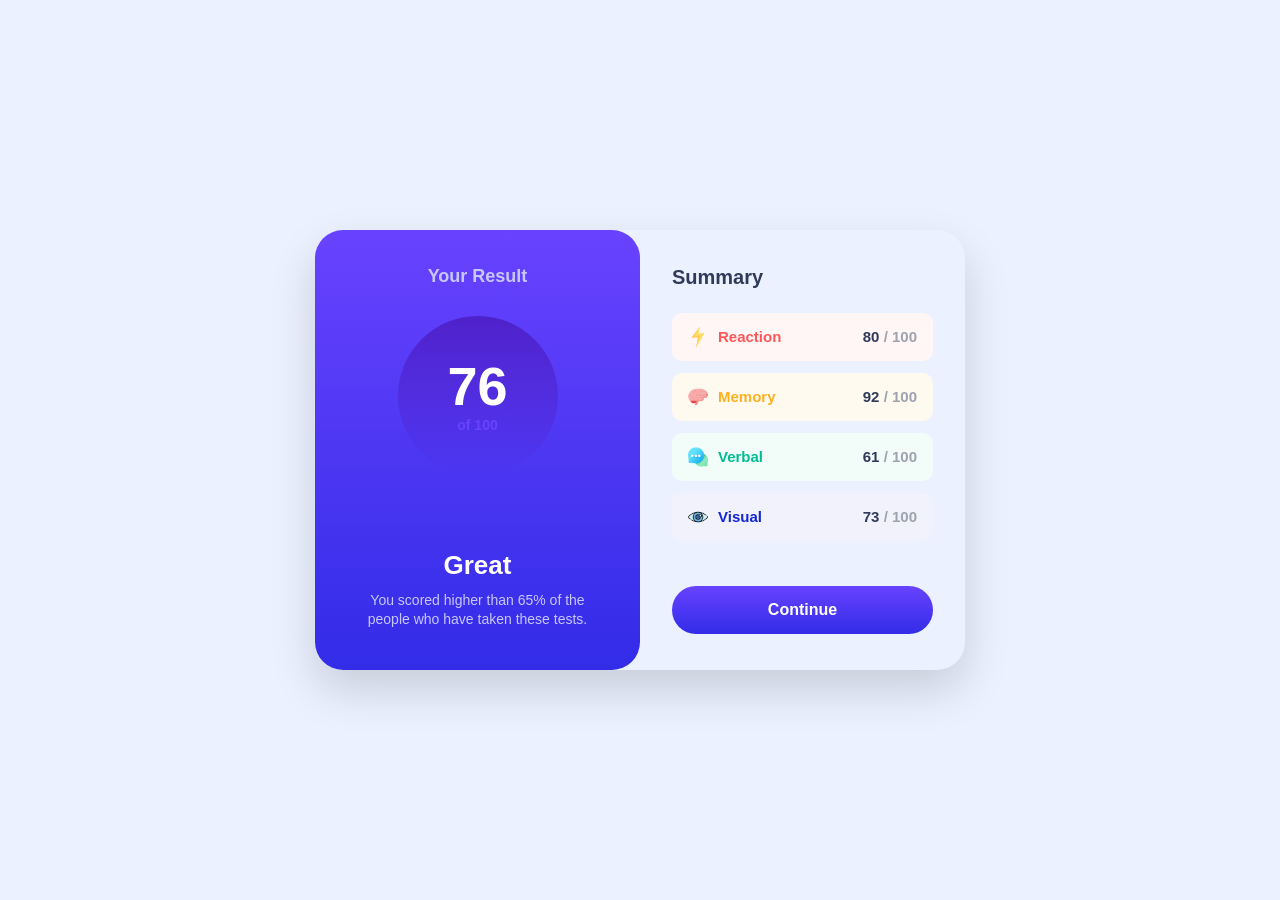
<file: task-1-results-card/index.html>
<html lang="en">
<head >
    <title>Task 1 Results Card</title>
    <link href="index.css" rel="stylesheet">
</head>
<body>
   
        <div class="card">
            <!-- Left Side: Result -->
            <div class="panel-left">
              <h3 class="result-title">Your Result</h3>
          
              <div class="score-circle">
                <div class="score-circle-content">
                  <span class="score-num">76</span>
                  <span class="score-total">of 100</span>
                </div>
              </div>
          
              <div class="result-feedback">
                <h2 class="feedback-heading">Great</h2>
                <p class="feedback-text">
                  You scored higher than 65% of the people who have taken these tests.
                </p>
              </div>
            </div>
          
            <!-- Right Side: Summary -->
            <div class="panel-right">
              <h3 class="summary-title">Summary</h3>
          
              <div class="summary-list">
                <div class="stat-row row-reaction">
                <img src="./assets/lightning.png" alt=" lightning">
                  <span class="stat-label"> Reaction</span>
                  <span class="stat-value"><strong>80</strong> / 100</span>
                </div>
          
                <div class="stat-row row-memory">
                <img src="./assets/brain.png" alt="Brain">
                  <span class="stat-label"> Memory</span>
                  <span class="stat-value"><strong>92</strong> / 100</span>
                </div>
          
                <div class="stat-row row-verbal">
                <img src="./assets/chat.png" alt="eye">
                  <span class="stat-label"> Verbal</span>
                  <span class="stat-value"><strong>61</strong> / 100</span>
                </div>
          
                <div class="stat-row row-visual">
                <img src="./assets/eye.png" alt="visual">
                  <span class="stat-label"> Visual</span>
                  <span class="stat-value"><strong>73</strong> / 100</span>
                </div>
              </div>
          
              <button class="btn-continue">Continue</button>
            </div>
          </div>
</body>
</html>
</file>
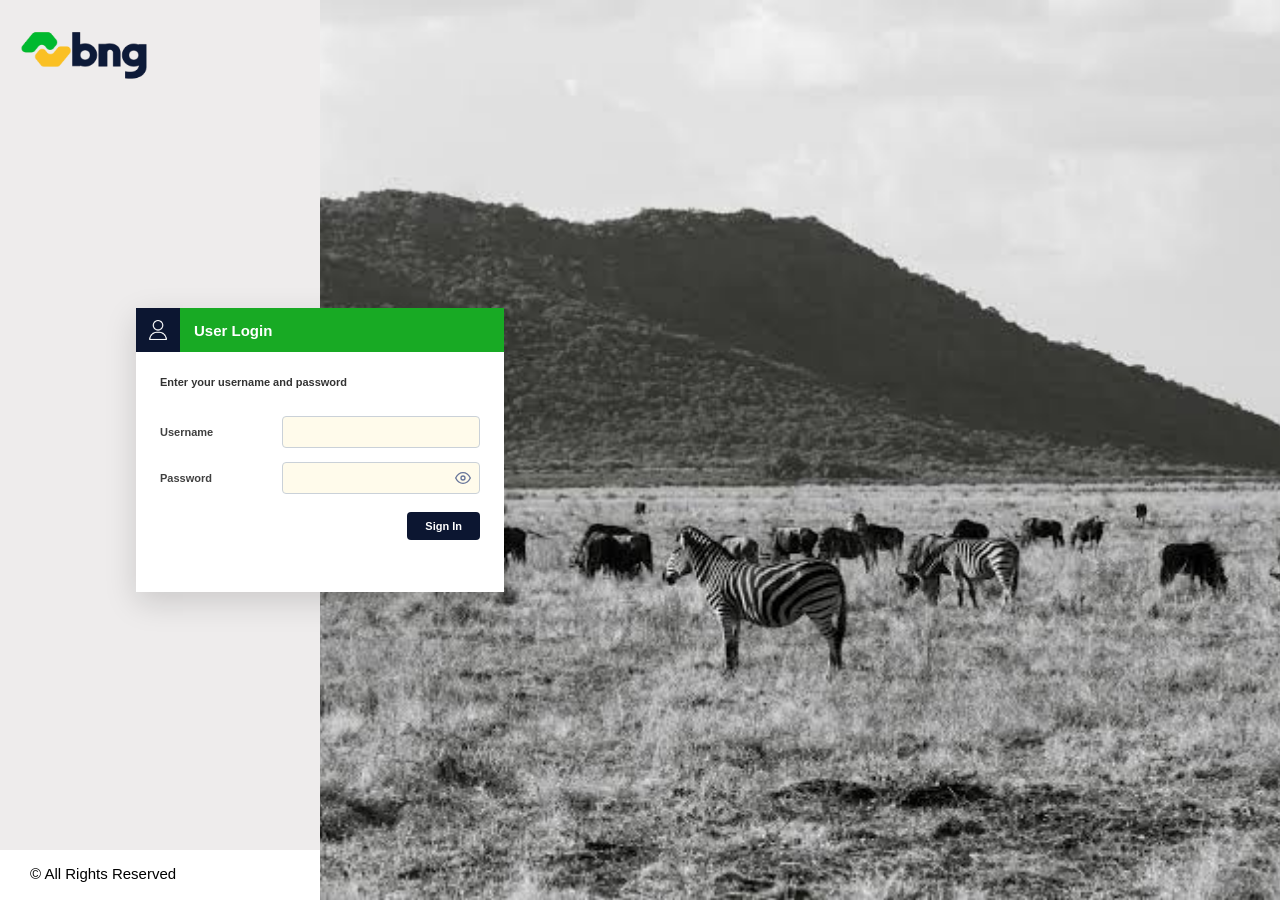
<file: task-2-login-page/index.html>
<html lang="en">
<head >
    <title>Task 2 Log In Page</title>
    <link href="index.css" rel="stylesheet">
</head>
<body>
    <div class="container">
        <img src="./assets/zebra.jpeg" alt="Zebra in the mountains" class="background-image">
        <nav>
            <img class="logo" src="./assets/bng_logo-Photoroom.png" alt="Logo">
        </nav>

        <footer>
            <p>&copy; All Rights Reserved</p>
        </footer>
    </div>
    <div class="login-section">
        <div class="login-heading">
          <div class="login-icon">
            <img src="./assets/user.png" alt="userprofile" class="user">
          </div>
          <div class="login-text">
            <h1>User Login</h1>
          </div>
        </div>
      
        <p class="login-instruction">Enter your username and password</p>
      
        <form class="login-form" action="" method="post">
          <div class="form-group">
            <label for="username">Username</label>
            <input type="text" id="username" name="username" required>
          </div>
      
          <div class="form-group">
            <label for="password">Password</label>
            <input type="password" id="password" name="password" required>
            <button type="button" class="toggle-password" id="togglePassword" aria-label="Show password" title="Toggle password visibility">
              <svg class="eye-icon eye-open" xmlns="http://www.w3.org/2000/svg" width="16" height="16" viewBox="0 0 24 24" fill="none" stroke="currentColor" stroke-width="2" stroke-linecap="round" stroke-linejoin="round">
                <path d="M1 12s4-8 11-8 11 8 11 8-4 8-11 8-11-8-11-8z"></path>
                <circle cx="12" cy="12" r="3"></circle>
              </svg>
              <svg class="eye-icon eye-closed" xmlns="http://www.w3.org/2000/svg" width="16" height="16" viewBox="0 0 24 24" fill="none" stroke="currentColor" stroke-width="2" stroke-linecap="round" stroke-linejoin="round" style="display: none;">
                <path d="M17.94 17.94A10.07 10.07 0 0 1 12 20c-7 0-11-8-11-8a18.45 18.45 0 0 1 5.06-5.94M9.9 4.24A9.12 9.12 0 0 1 12 4c7 0 11 8 11 8a18.5 18.5 0 0 1-2.16 3.19m-6.72-1.07a3 3 0 1 1-4.24-4.24"></path>
                <line x1="1" y1="1" x2="23" y2="23"></line>
              </svg>
            </button>
          </div>
      
          <div class="button-wrapper">
            <button type="submit" class="btn-submit">Sign In</button>
          </div>
        </form>
      </div>

      <script src="./index.js"></script>
</body>
</html>
</file>
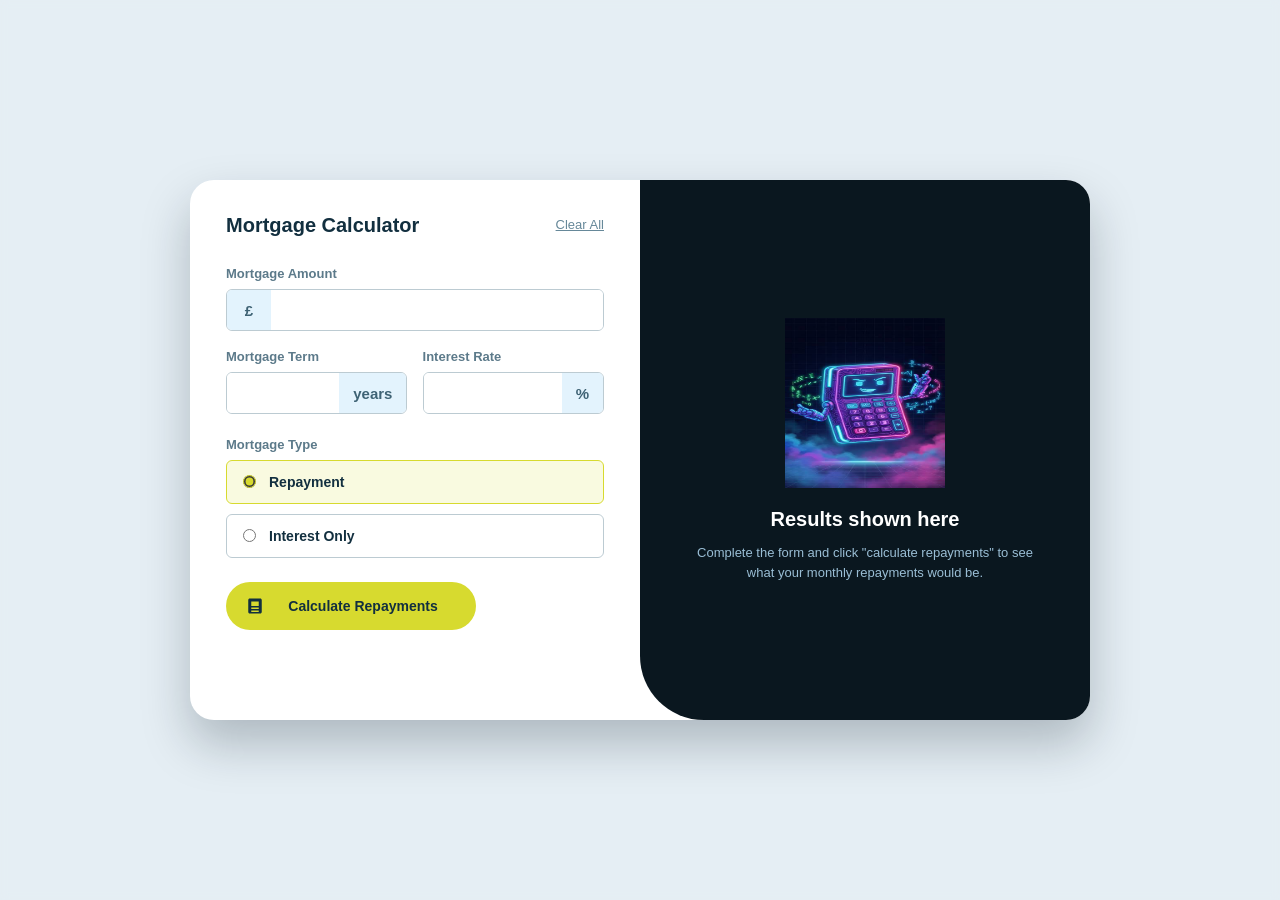
<file: task-3-mortgage-calculator/index.html>
<!DOCTYPE html>
<html lang="en">
<head>
  <meta charset="UTF-8">
  <title>Task 3 Mortgage Calculator</title>
  <link href="index.css" rel="stylesheet">
</head>
<body>
  <div class="container">
    
    <!-- Left Section -->
    <div class="left">
      <div class="heading">
        <h3 class="heading-title">Mortgage Calculator</h3>
        <a href="#" class="heading-clear">Clear All</a>
      </div>

      <form class="form" action="#">
        <!-- Mortgage Amount -->
        <div class="field-group amount-group">
          <label for="amount">Mortgage Amount</label>
          <div class="input-container prefix">
            <span class="unit-badge">£</span>
            <input type="number" id="amount" name="amount" required>
          </div>
        </div>

        <!-- Term & Rate (Side-by-side) -->
        <div class="two-col-row">
          <div class="col-left">
            <label for="term">Mortgage Term</label>
            <div class="input-container suffix">
              <input type="number" id="term" name="term" required>
              <span class="unit-badge">years</span>
            </div>
          </div>

          <div class="col-right">
            <label for="rate">Interest Rate</label>
            <div class="input-container suffix">
              <input type="number" id="rate" name="rate" step="0.01" required>
              <span class="unit-badge">%</span>
            </div>
          </div>
        </div>

        <!-- Mortgage Type -->
        <div class="type-section">
          <label class="type-label">Mortgage Type</label>

          <label class="radio-card" for="repayment">
            <input type="radio" id="repayment" name="mortgageType" value="repayment" checked>
            <span class="radio-custom"></span>
            <span class="radio-text">Repayment</span>
          </label>

          <label class="radio-card" for="interest-only">
            <input type="radio" id="interest-only" name="mortgageType" value="interest-only">
            <span class="radio-custom"></span>
            <span class="radio-text">Interest Only</span>
          </label>
        </div>

        <!-- Submit Button -->
        <button type="submit" class="btn-calculate">
          <svg class="btn-icon" viewBox="0 0 24 24" fill="currentColor">
            <path d="M19 2H5C3.9 2 3 2.9 3 4v16c0 1.1.9 2 2 2h14c1.1 0 2-.9 2-2V4c0-1.1-.9-2-2-2zm-2 18H7v-2h10v2zm0-4H7v-2h10v2zm0-4H7V6h10v6z"/>
          </svg>
          Calculate Repayments
        </button>
      </form>
    </div>

    <!-- Right Section -->
    <div class="right">
      <div class="results-inner">
        <img src="./assets/images.jpeg" alt="Calculator" class="calculator-image">
        <h3 class="results-title">Results shown here</h3>
        <p class="results-text">Complete the form and click "calculate repayments" to see what your monthly repayments would be.</p>
      </div>
    </div>

  </div>
  <script src="index.js"></script>
</body>
</html>
</file>
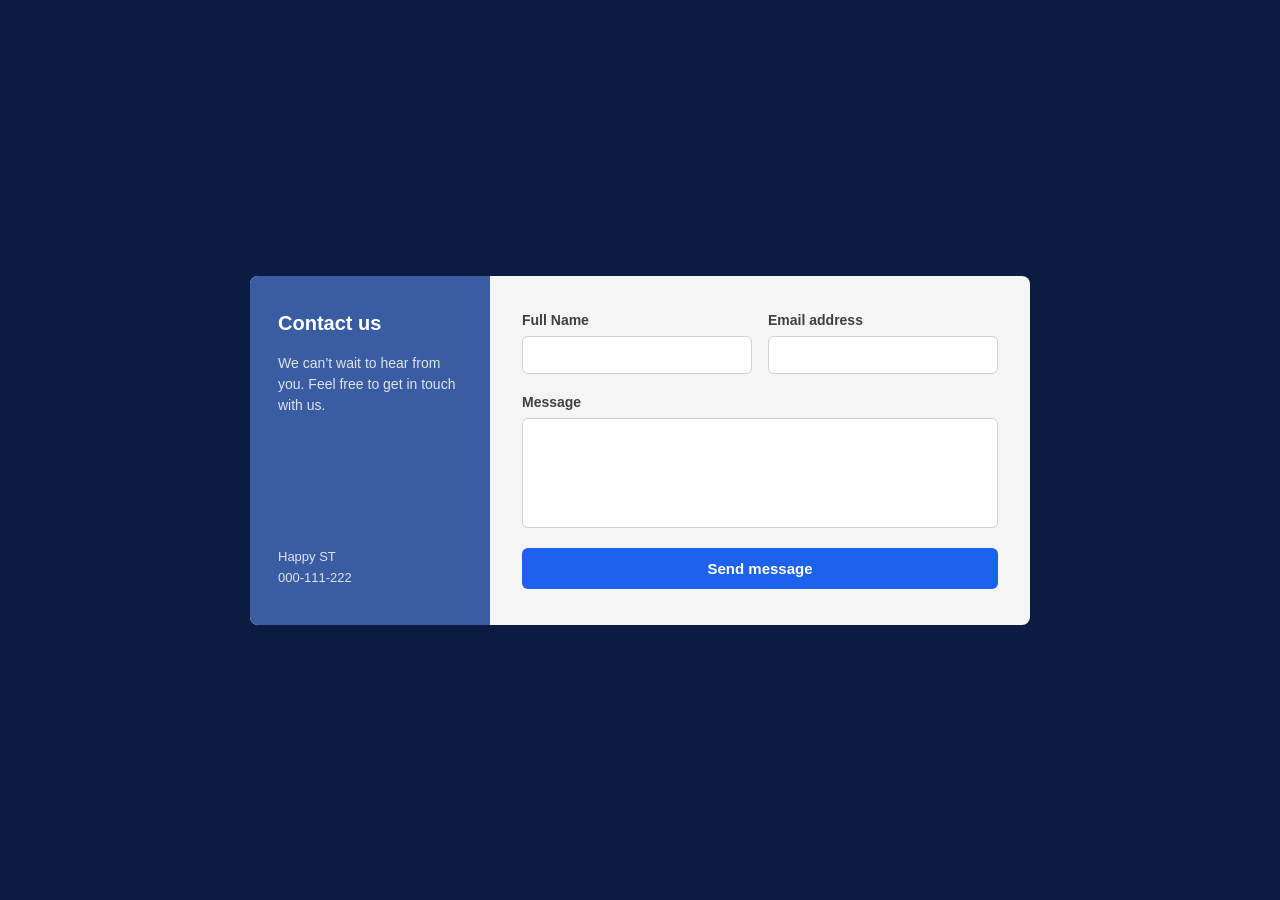
<file: task-5-contact-form/index.html>
<!DOCTYPE html>
<html lang="en">
<head>
  <meta charset="UTF-8">
  <title>Contact Us</title>
  <link rel="stylesheet" href="index.css">
  <!-- <link rel="stylesheet" href="index1.css"> -->
</head>
<body>

  <main class="contact-card">
    <!-- Left Sidebar -->
    <aside class="sidebar">
      <div class="sidebar-top">
        <h2 class="sidebar-title">Contact us</h2>
        <p class="sidebar-text">
          We can’t wait to hear from you. Feel free to get in touch with us.
        </p>
      </div>
      <div class="sidebar-bottom">
        <p>Happy ST</p>
        <p>000-111-222</p>
      </div>
    </aside>

    <!-- Right Form Section -->
    <section class="form-section">
      <form class="contact-form" action="#" method="post">
        
        <!-- Top Row: Two Inputs Side by Side -->
        <div class="form-row">
          <div class="form-group">
            <label for="name">Full Name</label>
            <input type="text" id="name" name="name" required>
          </div>
          <div class="form-group">
            <label for="email">Email address</label>
            <input type="email" id="email" name="email" required>
          </div>
        </div>

        <!-- Middle Row: Message Textarea -->
        <div class="form-group">
          <label for="message">Message</label>
          <textarea id="message" name="message" rows="4" required></textarea>
        </div>

        <!-- Bottom Row: Full-width Submit Button -->
        <button type="submit" class="btn-submit">Send message</button>
      </form>
    </section>
  </main>

</body>
</html>
</file>
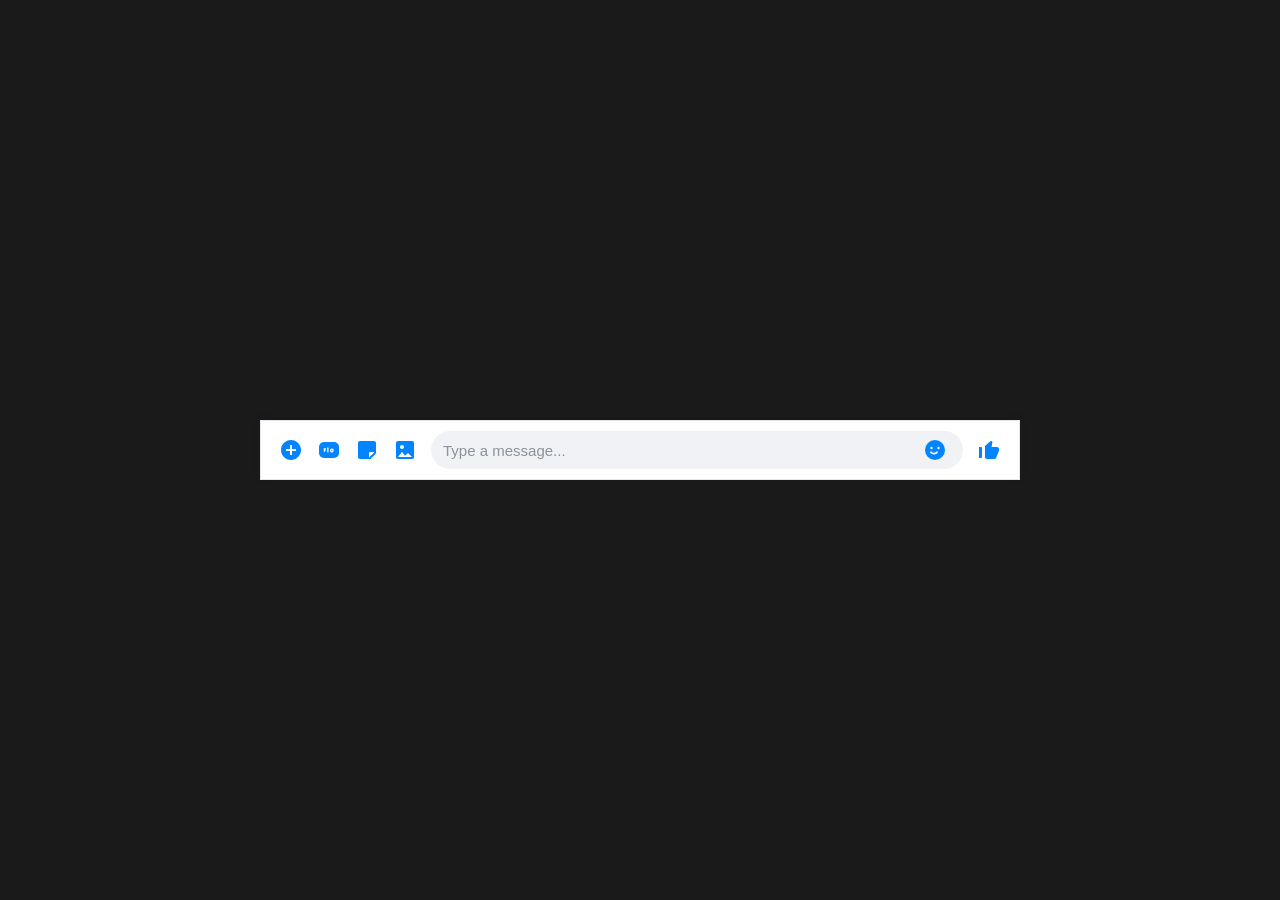
<file: task-6-chat-input/index.html>
<html lang="en">
<head >
    <title>Task Heading</title>
    <link href="index.css" rel="stylesheet">
    <link rel="stylesheet" href="indextwo.css">
</head>
<body>
    <div class="chat-bar">
        <!-- Left Icon Actions -->
       
        <div class="action-icons">
          <!-- Plus in circle -->
          <button class="icon-btn" aria-label="Add action">
            <svg viewBox="0 0 24 24">
              <path d="M12 2C6.48 2 2 6.48 2 12s4.48 10 10 10 10-4.48 10-10S17.52 2 12 2zm5 11h-4v4h-2v-4H7v-2h4V7h2v4h4v2z"/>
            </svg>
          </button>
    
          <!-- GIF badge -->
          <button class="icon-btn" aria-label="Choose a GIF">
            <svg viewBox="0 0 24 24">
              <rect x="2" y="4" width="20" height="16" rx="5" ry="5"/>
              <path fill="#ffffff" d="M9 10.2H6.8v3.6h1.3v-1.4h.9v-.8h-.9v-.7H9v-.7zm2.5 4.3h-1.3V9.5h1.3v5zm5-.7c-.3.5-.9.8-1.5.8-1.2 0-2-.9-2-2.1s.8-2.1 2-2.1c.8 0 1.3.4 1.6.9l-1 .6c-.1-.2-.3-.4-.6-.4-.5 0-.8.4-.8 1s.3 1 .8 1c.3 0 .4-.1.5-.2v-.5h-.7V11h1.7v2.8z"/>
            </svg>
          </button>
    
          <!-- Sticker / folded card -->
          <button class="icon-btn" aria-label="Choose a sticker">
            <svg viewBox="0 0 24 24">
              <path d="M5 3h14a2 2 0 0 1 2 2v10a1 1 0 0 1-.293.707l-5.707 5.707A1 1 0 0 1 14.293 21H5a2 2 0 0 1-2-2V5a2 2 0 0 1 2-2zm9 16.586L19.586 14H15a1 1 0 0 0-1 1v4.586z"/>
            </svg>
          </button>
    
          <!-- Image / photo -->
          <button class="icon-btn" aria-label="Attach a photo">
            <svg viewBox="0 0 24 24">
              <path d="M19 3H5a2 2 0 0 0-2 2v14a2 2 0 0 0 2 2h14a2 2 0 0 0 2-2V5a2 2 0 0 0-2-2zm-10 4a2 2 0 1 1-2 2 2 2 0 0 1 2-2zm10 12H5l4-5.33 3 4 3-2.67L19 19z"/>
            </svg>
          </button>
        </div>
    
        <!-- Rounded Input Field -->
        <div class="input-wrapper">
          <input type="text" placeholder="Type a message...">
          <!-- Emoji icon inside pill -->
          <button class="icon-btn emoji-btn" aria-label="Insert emoji">
            <svg viewBox="0 0 24 24">
              <circle cx="12" cy="12" r="10"/>
              <!-- Eyes -->
              <circle cx="8.5" cy="10" r="1.2" fill="#ffffff"/>
              <circle cx="15.5" cy="10" r="1.2" fill="#ffffff"/>
              <!-- Smile -->
              <path fill="none" stroke="#ffffff" stroke-width="1.8" stroke-linecap="round" d="M8 14.2c1.2 1.8 4.8 1.8 6 0"/>
            </svg>
          </button>
        </div>
    
        <!-- Thumbs-up / Like Button -->
        <button class="icon-btn" aria-label="Send like">
          <svg viewBox="0 0 24 24">
            <path d="M2 20h2c.55 0 1-.45 1-1v-9c0-.55-.45-1-1-1H2v11zm19.83-7.12c.11-.25.17-.52.17-.8V11c0-1.1-.9-2-2-2h-5.5l.92-4.65c.05-.22.02-.46-.08-.66-.23-.45-.7-.73-1.21-.73-.42 0-.82.17-1.11.46L8.5 7.5c-.32.32-.5.76-.5 1.22V19c0 1.1.9 2 2 2h7.35c.82 0 1.55-.5 1.86-1.26l2.62-6.86z"/>
          </svg>
        </button>
       
      </div>
    </main>
    
    </body>
</body>
</html>
</file>
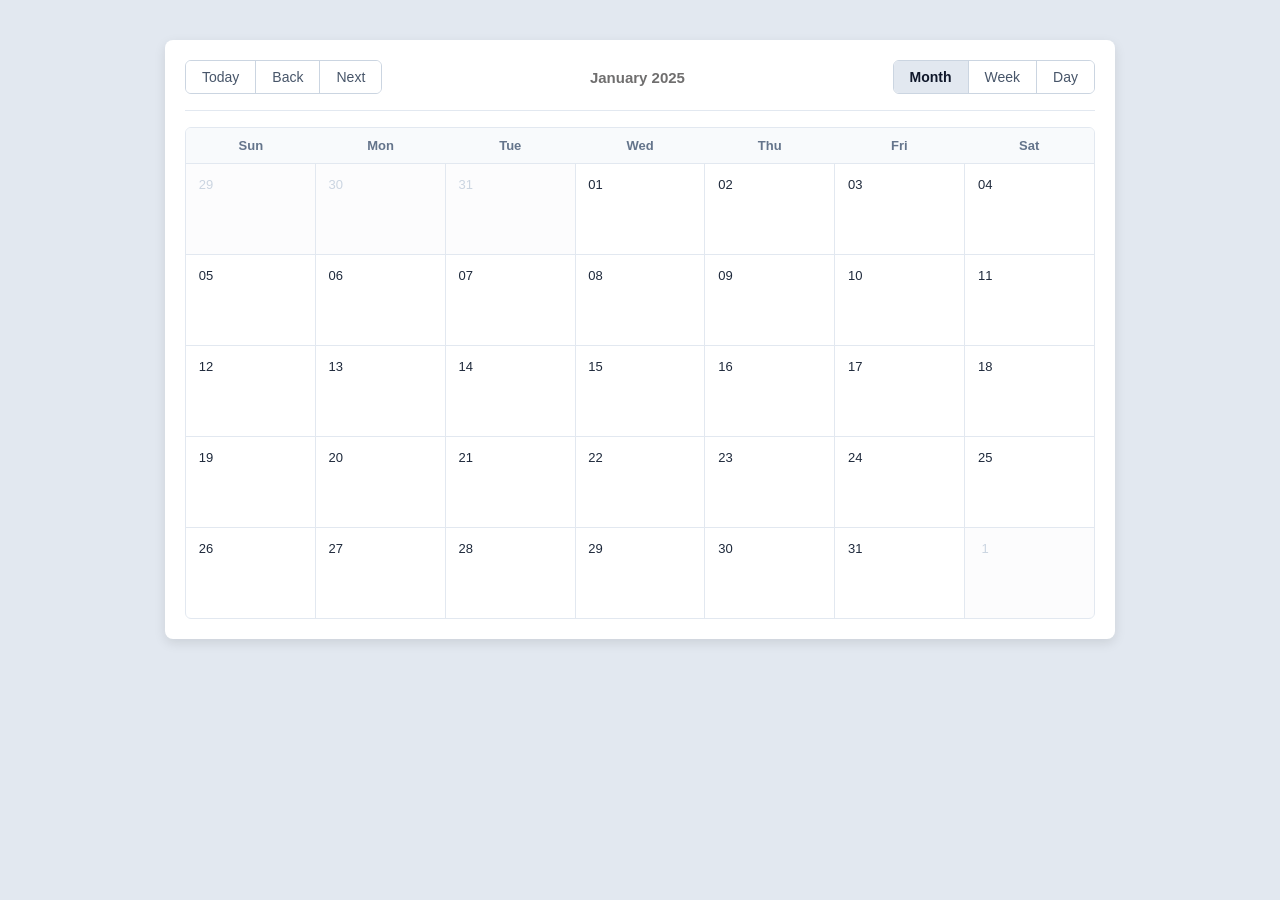
<file: task-9-calendar/index.html>
<!DOCTYPE html>
<html lang="en">
<head>
    <meta charset="UTF-8">
    <meta name="viewport" content="width=device-width, initial-scale=1.0">
    <title>Calendar Toolbar</title>
    <link href="index.css" rel="stylesheet">
</head>
<body>
    <main class="calendar-app">
        <header class="top">
            <div class="button-group left">
                <button type="button">Today</button>
                <button type="button">Back</button>
                <button type="button">Next</button>
            </div>
            
            <div class="center">
                <h2>January 2025</h2>
            </div>
            
            <div class="button-group right">
                <button type="button" class="active">Month</button>
                <button type="button">Week</button>
                <button type="button">Day</button>
            </div>
        </header>

        <div class="calendar">
            <!-- Day Headers -->
            <div class="weekdays">
                <div>Sun</div>
                <div>Mon</div>
                <div>Tue</div>
                <div>Wed</div>
                <div>Thu</div>
                <div>Fri</div>
                <div>Sat</div>
            </div>
        
            <!-- Date Cells (7 columns x 5 rows) -->
            <div class="days-grid">
                <!-- Previous Month (Dec 2024) padding -->
                <div class="day-cell other-month"><span class="day-num">29</span></div>
                <div class="day-cell other-month"><span class="day-num">30</span></div>
                <div class="day-cell other-month"><span class="day-num">31</span></div>
        
                <!-- January 2025 -->
                <div class="day-cell"><span class="day-num">01</span></div>
                <div class="day-cell"><span class="day-num">02</span></div>
                <div class="day-cell"><span class="day-num">03</span></div>
                <div class="day-cell"><span class="day-num">04</span></div>
                <div class="day-cell"><span class="day-num">05</span></div>
                <div class="day-cell"><span class="day-num">06</span></div>
                <div class="day-cell"><span class="day-num">07</span></div>
                <div class="day-cell"><span class="day-num">08</span></div>
                <div class="day-cell"><span class="day-num">09</span></div>
                <div class="day-cell"><span class="day-num">10</span></div>
                <div class="day-cell"><span class="day-num">11</span></div>
                <div class="day-cell"><span class="day-num">12</span></div>
                <div class="day-cell"><span class="day-num">13</span></div>
                <div class="day-cell"><span class="day-num">14</span></div>
                <div class="day-cell"><span class="day-num">15</span></div>
                <div class="day-cell"><span class="day-num">16</span></div>
                <div class="day-cell"><span class="day-num">17</span></div>
                <div class="day-cell"><span class="day-num">18</span></div>
                <div class="day-cell"><span class="day-num">19</span></div>
                <div class="day-cell"><span class="day-num">20</span></div>
                <div class="day-cell"><span class="day-num">21</span></div>
                <div class="day-cell"><span class="day-num">22</span></div>
                <div class="day-cell"><span class="day-num">23</span></div>
                <div class="day-cell"><span class="day-num">24</span></div>
                <div class="day-cell"><span class="day-num">25</span></div>
                <div class="day-cell"><span class="day-num">26</span></div>
                <div class="day-cell"><span class="day-num">27</span></div>
                <div class="day-cell"><span class="day-num">28</span></div>
                <div class="day-cell"><span class="day-num">29</span></div>
                <div class="day-cell"><span class="day-num">30</span></div>
                <div class="day-cell"><span class="day-num">31</span></div>
        
                <!-- Next Month (Feb 2025) padding -->
                <div class="day-cell other-month"><span class="day-num">1</span></div>
            </div>
        </div>
    </main>
</body>
</html>
</file>
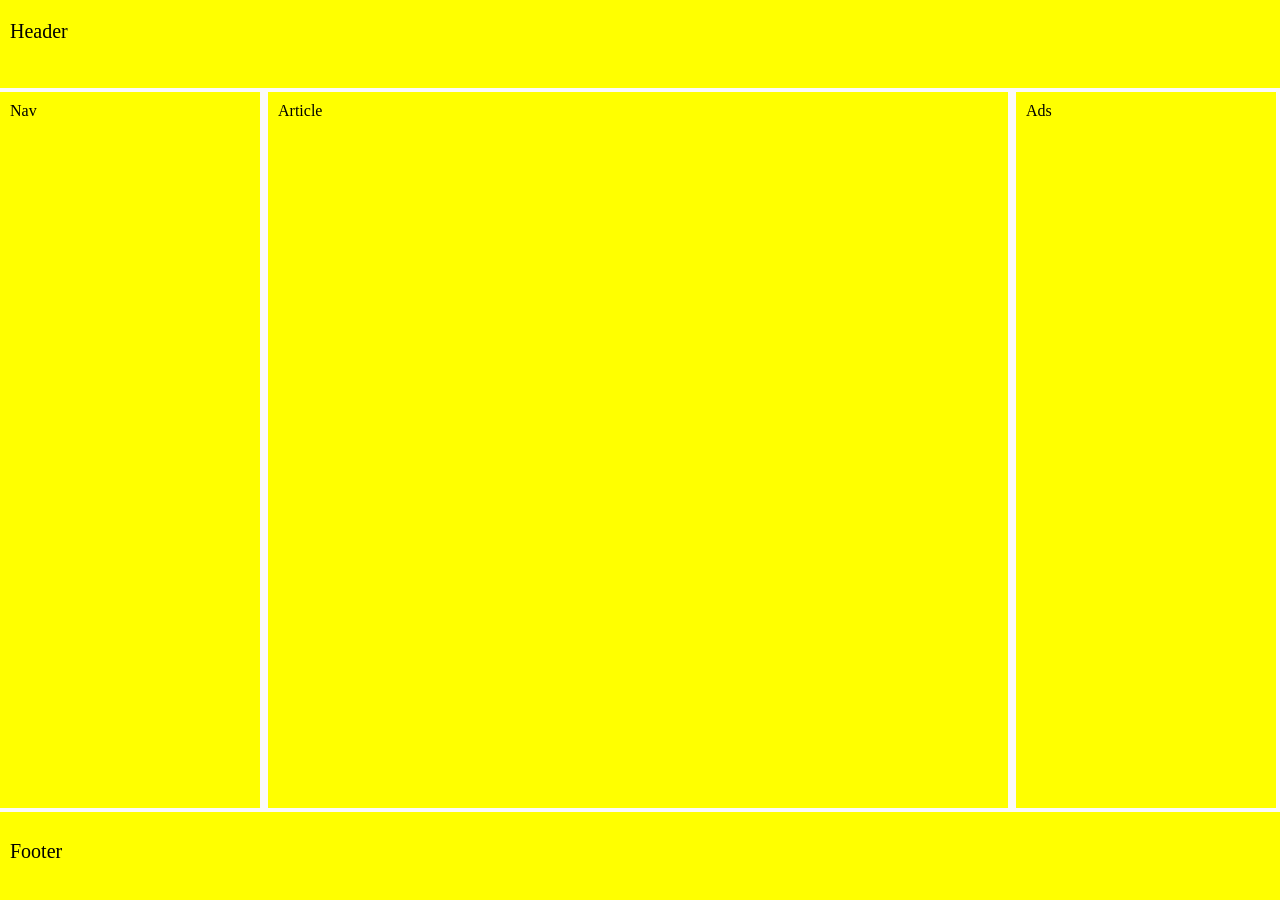
<file: task-7-layouts/img_1/index.html>
<!DOCTYPE html>
<html lang="en">
<head>
    <meta charset="UTF-8">
    <meta name="viewport" content="width=device-width, initial-scale=1.0">
    <title>Task Heading</title>
    <link href="./index.css" rel="stylesheet">
</head>
<body>
    <header class="Header">
        <p>Header</p>
    </header>

    <main class="container">
        <nav class="Nav">Nav</nav>
        <article class="Article">Article</article>
        <aside class="Ads">Ads</aside>
    </main>

    <footer class="Footer">
        <p class="Footer1">Footer</p>
    </footer>
</body>
</html>
</file>
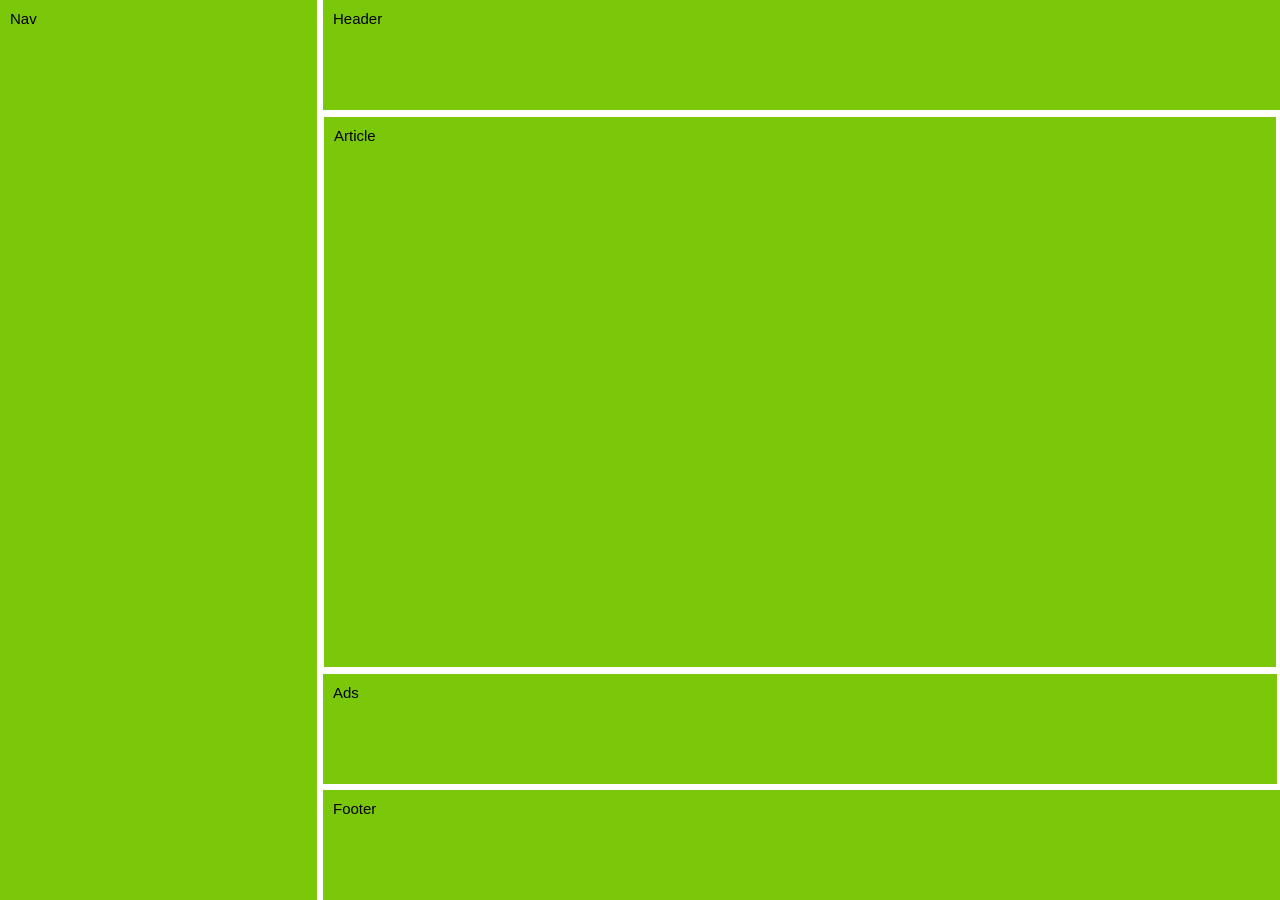
<file: task-7-layouts/img_2/index.html>
<!DOCTYPE html>
<html lang="en">
<head>
    <meta charset="UTF-8">
    <meta name="viewport" content="width=device-width, initial-scale=1.0">
    <title>Img_2</title>
    <link rel="stylesheet" href="index.css">
</head>
<body>
    <main class="container">
        <div class="Section-One">
            <p>Nav</p>
        </div>
        <div class="Section-Two">
            <Header><span>Header</span></Header>
            <Article><span>Article</span></Article>
            <Aside><span>Ads</span></Aside>
            <Footer><span>Footer</span></Footer>
        </div>
    </main>
</body>
</html>
</file>
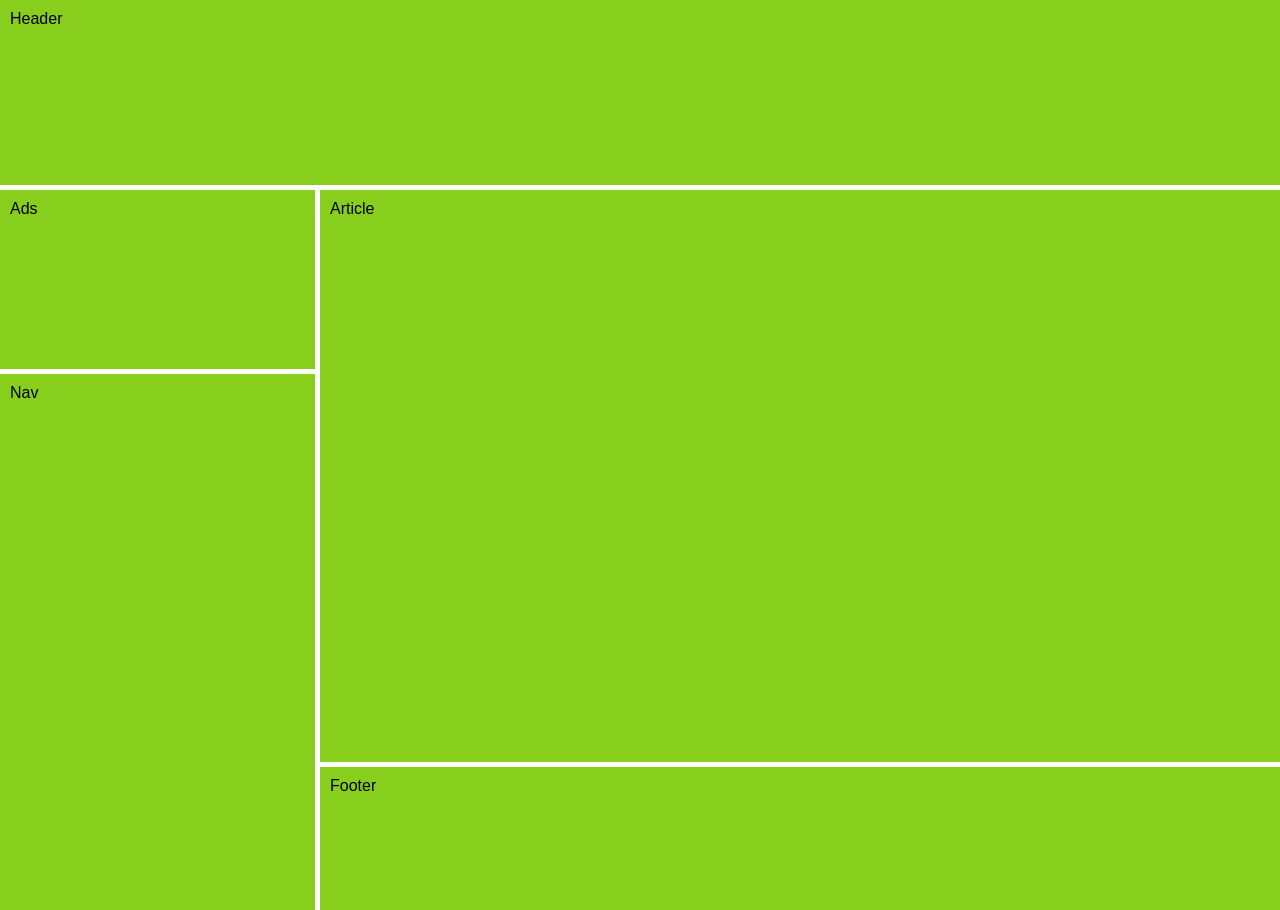
<file: task-7-layouts/img_3/index.html>
<!DOCTYPE html>
<html lang="en">
<head>
    <meta charset="UTF-8">
    <meta name="viewport" content="width=device-width, initial-scale=1.0">
    <title>Image 3</title>
    <link rel="stylesheet" href="index.css">
</head>
<body>
    <main>
        <Header> 
            <span class="header-text"
            >Header</span>
        </Header>
        <div class="container">
        <div class="left">
            <Aside><span>Ads</span></Aside>
            <Nav><span>Nav</span></Nav>
        </div>
        <div class="right">
            <Article><span>Article</span></Article>
            <Footer><span>Footer</span></Footer>
        </div>
    </div>
    </main>
</body>
</html>
</file>
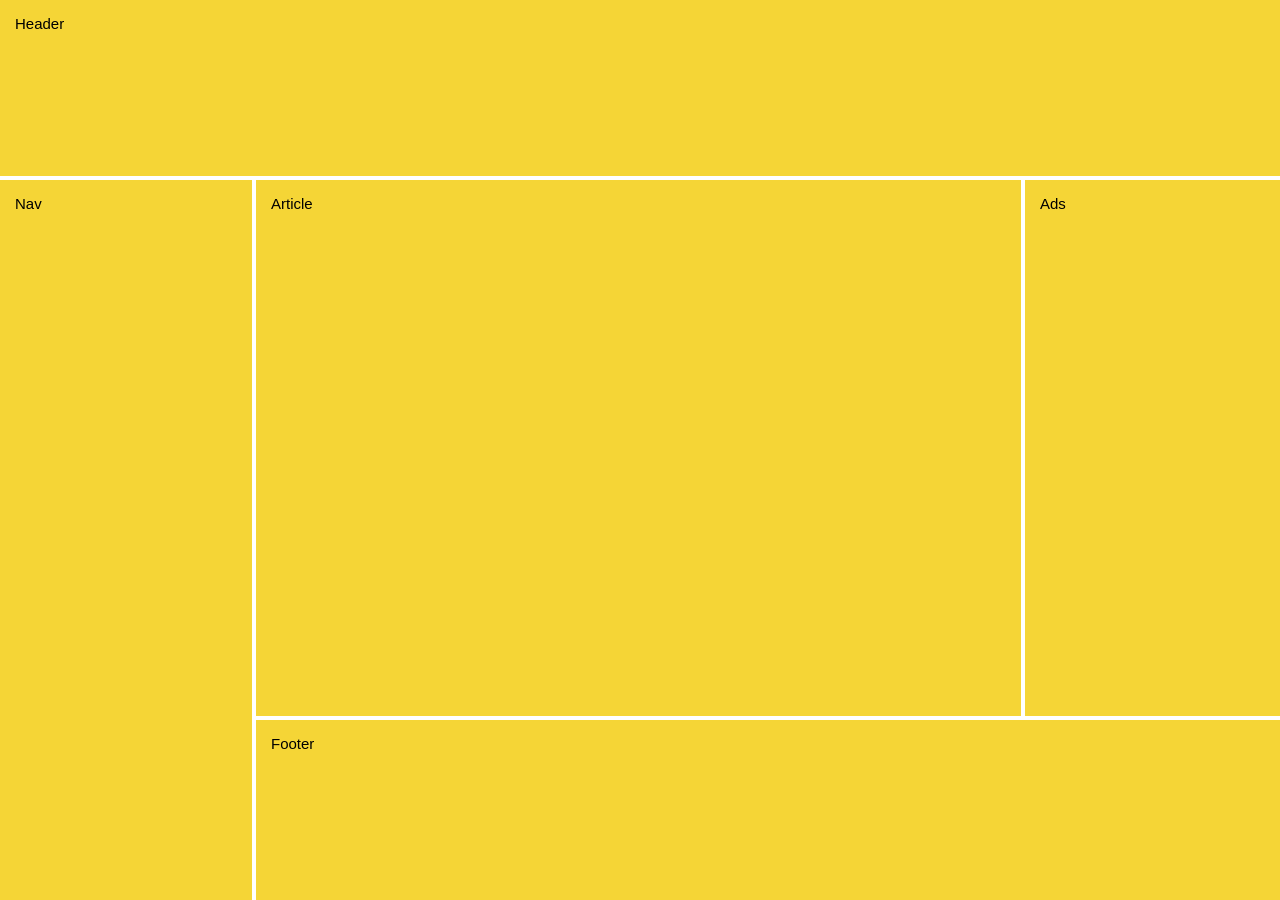
<file: task-7-layouts/img_4/index.html>
<!DOCTYPE html>
<html lang="en">
<head>
    <meta charset="UTF-8">
    <meta name="viewport" content="width=device-width, initial-scale=1.0">
    <title>Img-4</title>
    <link rel="stylesheet" href="index.css">
</head>
<body>
    <main>
        <Header><span>Header</span></Header>
        <div class="first_division">
            <Nav><span>Nav</span></Nav>
            <div class="two-division">
                <div class="top">
                    <Article><span>Article</span></Article>
                    <Aside><span>Ads</span></Aside>
                </div>
                <div class="bottom">
                    <Footer><span>Footer</span></Footer>
                </div>
            </div>
        </div>
    </main>
    
</body>
</html>
</file>
<file: task-1-results-card/index.css>
* {
    box-sizing: border-box;
    margin: 0;
    padding: 0;
    font-family: Arial, Helvetica, sans-serif;
  }
  
  body {
    min-height: 100vh;
    background-color: hsl(221, 100%, 96%);;
    position: relative; /* Anchor for centered container */
  }
  
  /* Centered Main Card Container */
  .card {
    position: absolute;
    top: 50%;
    left: 50%;
    transform: translate(-50%, -50%);
    width: 650px;
    height: 440px;
    background:hsl(0, 0,100%);
    border-radius: 28px;
    box-shadow: 0 20px 45px hsla(0, 0%, 0%, 0.15);
  }
  
  /* Left Result Panel */
  .panel-left {
    position: absolute;
    top: 0;
    left: 0;
    width: 50%;
    height: 100%;
    border-radius: 28px;
    background: linear-gradient(180deg, hsl(252, 100%, 63%) 0%, hsl(242, 80%, 54%) 100%);
    text-align: center;
  }
  
  .result-title {
    position: absolute;
    top: 36px;
    left: 0;
    right: 0;
    color: hsl(241, 100%, 89%);
    font-size: 18px;
    font-weight: 600;
  }
  
  /* Gradient Score Circle */
  .score-circle {
    position: absolute;
    top: 86px;
    left: 50%;
    transform: translateX(-50%);
    width: 160px;
    height: 160px;
    border-radius: 50%;
    background: linear-gradient(180deg, hsl(256, 72%, 46%) 0%, hsla(241, 72%, 46%, 0) 100%);
  }
  
  .score-circle-content {
    position: absolute;
    top: 50%;
    left: 50%;
    transform: translate(-50%, -50%);
    width: 100%;
  }
  
  .score-num {
    display: block;
    color: hsl(0, 0%, 100%);
    font-size: 54px;
    font-weight: 800;
    line-height: 1;
  }
  
  .score-total {
    display: block;
    margin-top: 4px;
    color: hsl(252, 100%, 63%);
    font-size: 14px;
    font-weight: 600;
  }
  
  /* Bottom Text in Left Panel */
  .result-feedback {
    position: absolute;
    bottom: 40px;
    left: 36px;
    right: 36px;
  }
  
  .feedback-heading {
    color: hsl(0, 0%, 100%);
    font-size: 26px;
    font-weight: 700;
    margin-bottom: 10px;
  }
  
  .feedback-text {
    color: hsl(241, 100%, 89%);
    font-size: 14px;
    line-height: 1.4;
  }
  
  /* Right Summary Panel */
  .panel-right {
    position: absolute;
    top: 0;
    right: 0;
    width: 50%;
    height: 100%;
    padding: 36px 32px;
  }
  
  .summary-title {
    color: hsl(224, 30%, 27%);
    font-size: 20px;
    font-weight: 700;
    margin-bottom: 24px;
  }
  
  /* Summary Rows */
  .stat-row {
    position: relative;
    height: 48px;
    line-height: 48px;
    margin-bottom: 12px;
    padding: 0 16px;
    border-radius: 10px;
    font-size: 15px;
    font-weight: 600;
  }
  
  .stat-label {
    position: absolute;
    left: 16px;
  }
  
  .stat-value {
    position: absolute;
    right: 16px;
    color: hsl(220, 10%, 65%);
  }
  
  .stat-value strong {
    color: hsl(224, 30%, 27%);
  }
  
  /* Position and size the icons inside each row */
.stat-row img {
    position: absolute;
    top: 50%;
    left: 16px;
    transform: translateY(-50%); /* Centers the image vertically */
    width: 20px;
    height: 20px;
    object-fit: contain;
  }
  
  /* Shift the label over so it doesn't overlap the image */
  .stat-label {
    position: absolute;
    left: 46px; /* 16px left gap + 20px icon width + 10px spacing */
  }
  /* Row-specific colors */
  .row-reaction {
    background-color: hsl(6, 100%, 98%);
    color: hsl(0, 100%, 67%);
  }
  
  .row-memory {
    background-color: hsl(42, 100%, 97%);
    color: hsl(39, 100%, 56%);
  }
  
  .row-verbal {
    background-color: hsl(162, 73%, 97%);
    color: hsl(166, 100%, 37%);
  }
  
  .row-visual {
    background-color: hsl(240, 71%, 97%);
    color: hsl(234, 85%, 45%);
  }
  
  /* Continue Button */
  .btn-continue {
    position: absolute;
    bottom: 36px;
    left: 32px;
    right: 32px;
    height: 48px;
    border: none;
    border-radius: 24px;
    background: linear-gradient(180deg, hsl(252, 100%, 63%) 0%, hsl(242, 80%, 54%) 100%);
    color: hsl(0, 0%, 100%);
    font-size: 16px;
    font-weight: 700;
    cursor: pointer;
  }
</file>
<file: task-2-login-page/index.css>
body{
  margin: 0;
  padding: 0;
  font-family: 'Arial Narrow Bold', sans-serif;
  background-color: #eeecec;
}
.background-image{
  position: absolute;
  top: 0;
  right: 0;
  width: 75%;
  height: 100%;
  object-fit: cover;
  
}
.logo{
  position: relative;
  top: 30px;
  left: 20px;
  width: 130px;
  height: 50px;
  
}
footer{
  position:absolute;
  bottom: 0;
  padding-left: 30px;
  background: rgb(255, 255, 255);
  font-size: 15px;
  left: 0;
  right: 75%;
  height: 50px;
}

/* Card Container */
/* Card Container */
.login-section {
  position: absolute;
  top: 50%;
  left: 25%;
  transform: translate(-50%, -50%);
  /* The z-index influences the position of the object from the screen to my face  */
  z-index: 0;
  width: 320px;
  background-color: hsl(0, 0%, 100%);
  padding: 0 24px 28px 24px;
  box-shadow: 0 10px 30px hsla(0, 0%, 0%, 0.15);
}

/* Top Banner Header */
.login-heading {
  position: relative;
  height: 44px;
  margin-left: -24px;
  margin-right: -24px;
  margin-bottom: 24px;
}

/* Icon Box (Dark Navy/Black) */
.login-icon {
  position: absolute;
  top: 0;
  left: 0;
  bottom: 0;
  width: 44px;
  background-color: hsl(224, 60%, 12%); /* Dark navy matching the image */
}

.login-icon .user {
  position: absolute;
  top: 50%;
  left: 50%;
  transform: translate(-50%, -50%);
  width: 20px;
  height: 20px;
  object-fit: contain;
  filter: brightness(0) invert(1); /* Ensures icon is pure white */
}

/* Header Text (Vibrant Green) */
.login-text {
  position: absolute;
  top: 0;
  left: 44px;
  right: 0;
  bottom: 0;
  background-color: hsl(125, 75%, 38%);
}

.login-text h1 {
  position: absolute;
  top: 50%;
  left: 14px;
  transform: translateY(-50%);
  margin: 0;
  font-size: 15px;
  font-weight: 700;
  color: hsl(0, 0%, 100%);
}

/* Instruction Subtitle */
.login-instruction {
  font-size: 11px;
  font-weight: 600;
  color: hsl(0, 0%, 20%);
  margin: 0 0 28px 0;
}

/* Form Row Layout (Side-by-side using positioning) */
.form-group {
  position: relative;
  height: 32px;
  margin-bottom: 14px;
}

.form-group label {
  position: absolute;
  top: 50%;
  left: 0;
  transform: translateY(-50%);
  font-size: 11px;
  font-weight: 700;
  color: hsl(0, 0%, 25%);
}

.form-group input {
  position: absolute;
  top: 0;
  right: 0;
  width: 62%;
  height: 32px;
  padding: 0 8px;
  background-color: hsl(48, 100%, 96%); /* Subtle cream tint from reference */
  border: 1px solid hsl(210, 15%, 82%);
  border-radius: 4px;
  font-size: 13px;
  box-sizing: border-box;
  outline: none;
}

#password {
  padding-right: 28px;
}

/* Hide default browser eye icon (Edge/IE) */
#password::-ms-reveal,
#password::-ms-clear {
  display: none;
  width: 0;
  height: 0;
}

.toggle-password {
  position: absolute;
  top: 50%;
  right: 7px;
  transform: translateY(-50%);
  background: transparent;
  border: none;
  cursor: pointer;
  padding: 2px;
  display: flex;
  align-items: center;
  justify-content: center;
  color: hsl(224, 20%, 50%);
  border-radius: 3px;
  z-index: 2;
  outline: none;
  transition: color 0.2s ease, transform 0.15s ease;
}

.toggle-password:hover {
  color: hsl(224, 60%, 12%);
}

.toggle-password:active {
  transform: translateY(-50%) scale(0.9);
}

/* Button Alignment (Right-aligned) */
.button-wrapper {
  position: relative;
  height: 36px;
  margin-top: 18px;
}

.btn-submit {
  position: absolute;
  right: 0;
  top: 0;
  padding: 8px 18px;
  background-color: hsl(224, 60%, 12%); /* Matching dark navy */
  color: hsl(0, 0%, 100%);
  border: none;
  border-radius: 4px;
  font-size: 11px;
  font-weight: 700;
  cursor: pointer;
}
</file>
<file: task-3-mortgage-calculator/index.css>
* {
  box-sizing: border-box;
  margin: 0;
  padding: 0;
  font-family: Arial, sans-serif;
}

body {
  background-color: hsl(202, 86%, 94%);
  min-height: 100vh;
  position: relative;
}

/* Modal Backdrop Overlay */
body::before {
  content: "";
  position: fixed;
  inset: 0;
  background-color: hsla(210, 4%, 91%, 0.45);
  backdrop-filter: blur(4px);
  z-index: 100;
}

/* Main Outer Card (Centered Modal) */
.container {
  position: fixed;
  top: 50%;
  left: 50%;
  transform: translate(-50%, -50%);
  width: min(900px, 92vw);
  height: 540px;
  max-height: 90vh;
  border-radius: 24px;
  background-color: hsl(0, 0%, 100%);
  box-shadow: 0 24px 48px hsla(202, 55%, 10%, 0.25);
  overflow: hidden;
  z-index: 101;
}

/* Left side */
.left {
  position: absolute;
  top: 0;
  left: 0;
  width: 50%;
  height: 100%;
  padding: 34px 36px;
  overflow-y: auto;
}

/* Header */
.heading {
  position: relative;
  height: 28px;
  margin-bottom: 24px;
}

.heading-title {
  position: absolute;
  top: 0;
  left: 0;
  font-size: 20px;
  font-weight: 700;
  color: hsl(202, 55%, 16%);
}

.heading-clear {
  position: absolute;
  top: 3px;
  right: 0;
  font-size: 13px;
  color: hsl(200, 20%, 50%);
  text-decoration: underline;
}

.heading-clear:hover {
  color: hsl(202, 55%, 16%);
}

/* Labels */
label, .type-label {
  display: block;
  font-size: 13px;
  font-weight: 600;
  color: hsl(200, 20%, 45%);
  margin-bottom: 8px;
}

/* Input Wrappers & Badges */
.input-container {
  position: relative;
  height: 42px;
  border: 1px solid hsl(200, 20%, 78%);
  border-radius: 6px;
  overflow: hidden;
}

.input-container input {
  position: absolute;
  top: 0;
  height: 100%;
  border: none;
  font-size: 15px;
  font-weight: 700;
  color: hsl(202, 55%, 16%);
  padding: 0 12px;
  outline: none;
}

.unit-badge {
  position: absolute;
  top: 0;
  height: 100%;
  background-color: hsl(202, 86%, 94%);
  color: hsl(200, 30%, 35%);
  font-size: 15px;
  font-weight: 700;
  line-height: 42px;
  text-align: center;
}

/* Prefix (£ on the left) */
.prefix .unit-badge {
  left: 0;
  width: 44px;
}

.prefix input {
  left: 44px;
  right: 0;
  width: calc(100% - 44px);
}

/* Suffix (years and % on the right) */
.suffix .unit-badge {
  right: 0;
  padding: 0 14px;
}

.suffix input {
  left: 0;
  right: 60px;
  width: calc(100% - 60px);
}

/* Term & Rate Side-by-Side */
.amount-group {
  margin-bottom: 18px;
}

.two-col-row {
  position: relative;
  height: 70px;
  margin-bottom: 18px;
}

.col-left {
  position: absolute;
  top: 0;
  left: 0;
  width: 48%;
}

.col-right {
  position: absolute;
  top: 0;
  right: 0;
  width: 48%;
}

/* Radio Custom Boxes */
.type-section {
  position: relative;
  margin-bottom: 24px;
}

.radio-card {
  position: relative;
  height: 44px;
  border: 1px solid hsl(200, 20%, 78%);
  border-radius: 6px;
  margin-bottom: 10px;
  cursor: pointer;
}

.radio-card input {
  position: absolute;
  top: 14px;
  left: 16px;
  accent-color: hsl(61, 70%, 52%);
}

.radio-text {
  position: absolute;
  top: 50%;
  left: 42px;
  transform: translateY(-50%);
  font-size: 14px;
  font-weight: 700;
  color: hsl(202, 55%, 16%);
}

/* Calculate Button */
.btn-calculate {
  position: relative;
  display: block;
  width: 250px;
  height: 48px;
  background-color: hsl(61, 70%, 52%);
  border: none;
  border-radius: 24px;
  font-size: 14px;
  font-weight: 700;
  color: hsl(202, 55%, 16%);
  cursor: pointer;
  padding-left: 24px;
  text-align: center;
}

.btn-icon {
  position: absolute;
  top: 50%;
  left: 20px;
  transform: translateY(-50%);
  width: 18px;
  height: 18px;
}

/* Right side */
.right {
  position: absolute;
  top: 0;
  right: 0;
  width: 50%;
  height: 100%;
  background-color: hsl(203, 51%, 8%);
  border-bottom-left-radius: 64px;
}

.results-inner {
  position: absolute;
  top: 50%;
  left: 50%;
  transform: translate(-50%, -50%);
  width: 80%;
  text-align: center;
}

.calculator-image {
  width: 160px;
  height: 170px;
  margin-bottom: 16px;
}

.results-title {
  color: hsl(0, 0%, 100%);
  font-size: 20px;
  margin-bottom: 12px;
}

.results-text {
  color: hsl(203, 41%, 72%);
  font-size: 13px;
  line-height: 1.5;
}
</file>
<file: task-5-contact-form/index.css>
* {
    box-sizing: border-box;
    margin: 0;
    padding: 0;
    font-family: -apple-system, BlinkMacSystemFont, "Segoe UI", Roboto, Helvetica, Arial, sans-serif;
  }
  
  body {
    min-height: 100vh;
    background-color: hsl(223, 70%, 15%);
    display: flex;
    justify-content: center;
    align-items: center;
    padding: 20px;
  }
  
  /* Main Outer Card */
  .contact-card {
    width: 100%;
    max-width: 780px;
    background-color: hsl(0, 0%, 96%);
    border-radius: 8px;
    overflow: hidden;
    display: flex; /* Creates the two-column split */
  }
  
  /* ================= Left Sidebar ================= */
  .sidebar {
    flex: 0 0 240px;
    background-color: hsl(220, 48%, 43%);
    color: #ffffff;
    padding: 36px 28px;
    display: flex;
    flex-direction: column;
    justify-content: space-between; /* Pins top text to top and address to bottom */
  }
  
  .sidebar-title {
    font-size: 20px;
    font-weight: 700;
    margin-bottom: 18px;
  }
  
  .sidebar-text {
    font-size: 14px;
    line-height: 1.5;
    color: hsl(220, 25%, 90%);
  }
  
  .sidebar-bottom {
    font-size: 13px;
    line-height: 1.6;
    color: hsl(220, 25%, 90%);
  }
  
  /* ================= Right Form ================= */
  .form-section {
    flex: 1;
    padding: 36px 32px;
  }
  
  .contact-form {
    display: flex;
    flex-direction: column;
    gap: 20px;
  }
  
  /* Top Two-Column Row */
  .form-row {
    display: flex;
    gap: 16px;
  }
  
  .form-row .form-group {
    flex: 1; /* Both inputs share 50% width equally */
  }
  
  /* Form Groups & Inputs */
  .form-group {
    display: flex;
    flex-direction: column;
    gap: 8px;
  }
  
  .form-group label {
    font-size: 14px;
    font-weight: 600;
    color: hsl(0, 0%, 25%);
  }
  
  .form-group input,
  .form-group textarea {
    width: 100%;
    padding: 10px 12px;
    border: 1px solid hsl(0, 0%, 82%);
    border-radius: 6px;
    background-color: #ffffff;
    font-size: 14px;
    outline: none;
  }
  
  .form-group input:focus,
  .form-group textarea:focus {
    border-color: hsl(220, 85%, 52%);
  }
  
  .form-group textarea {
    resize: none;
    min-height: 110px;
  }
  
  /* Submit Button */
  .btn-submit {
    width: 100%;
    padding: 12px;
    background-color: hsl(220, 85%, 52%);
    color: #ffffff;
    border: none;
    border-radius: 6px;
    font-size: 15px;
    font-weight: 600;
    cursor: pointer;
    display: flex;
    justify-content: center;
    align-items: center;
  }
  
  .btn-submit:hover {
    background-color: hsl(220, 85%, 45%);
  }
</file>
<file: task-5-contact-form/index1.css>
*{
    box-sizing: border-box;
    margin: 0;
    padding: 0;
    font-family: 'Times New Roman', Times, serif;
}
body{
    min-height: 100vh;
    display: flex;
    justify-content: center;
    align-items: center;
}
.contact-card{
    border: 1px solid #f0a1a1;
    display: flex;
    border-radius: 8px;
    width: 75%;
    height: 75vh;
}
.sidebar{
    border-bottom-left-radius: 8px;
    border-top-left-radius: 8px;
    background: rgb(73, 125, 174);
    display: flex;
    flex-direction: column;
    justify-content: space-between;
    flex: 1;
    
    
}
.sidebar-top{
    color: #fff;
    padding-top: 8px;
    padding-left: 15px;

}
.sidebar-title{
    margin-bottom:10px;
   
}
.sidebar-text{
    font-size: 18px;
    color: #fff;
    
}
.sidebar-bottom{
    color: #fff;
    padding-bottom: 8px;
    padding-left: 15px;
}
.form-section{
    flex: 2;
    padding: 20px;
}
.form-row{
    display: flex;
    justify-content: space-between;
    margin-bottom: 20px;
}
.form-group1{
    display: flex;
    flex-direction: column;
}
.btn-submit{
    margin-top: 20px;
    width: 100%;
    background: rgb(73, 125, 174);
    color: #fff;
    padding: 10px 20px;
    border: none;
    border-radius: 4px;
    cursor: pointer;
}
</file>
<file: task-6-chat-input/index.css>
* {
      box-sizing: border-box;
      margin: 0;
      padding: 0;
    }

    body {
      background-color: #1a1a1a; /* Dark background to showcase the bar */
      display: flex;
      justify-content: center;
      align-items: center;
      min-height: 100vh;
      font-family: -apple-system, BlinkMacSystemFont, "Segoe UI", Roboto, Helvetica, Arial, sans-serif;
    }

    /* Outer chat bar container */
    .chat-bar {
      display: flex;
      align-items: center;
      width: 100%;
      max-width: 760px;
      padding: 10px 14px;
      background-color: #ffffff;
      border: 1px solid #e4e6eb;
      box-shadow: 0 -2px 10px rgba(0, 0, 0, 0.04);
      gap: 10px;
    }

    /* Common button reset */
    .icon-btn {
      background: none;
      border: none;
      padding: 4px;
      cursor: pointer;
      display: flex;
      align-items: center;
      justify-content: center;
      border-radius: 50%;
      color: #0084ff;
      transition: background-color 0.15s ease, transform 0.1s ease;
      flex-shrink: 0;
    }

    .icon-btn:hover {
      background-color: rgba(0, 132, 255, 0.08);
    }

    .icon-btn:active {
      transform: scale(0.92);
    }

    /* Left icon cluster */
    .action-icons {
      display: flex;
      align-items: center;
      gap: 6px;
    }

    /* Middle input pill container */
    .input-wrapper {
      flex: 1;
      position: relative;
      display: flex;
      align-items: center;
      background-color: #f0f2f5;
      border-radius: 20px;
      padding: 0 8px 0 16px;
      height: 38px;
    }

    .input-wrapper input {
      flex: 1;
      border: none;
      background: transparent;
      outline: none;
      font-size: 15px;
      color: #050505;
    }

    .input-wrapper input::placeholder {
      color: #8c939d;
    }

    .input-wrapper .emoji-btn {
      color: #0084ff;
      padding: 4px;
    }

    .input-wrapper .emoji-btn:hover {
      background-color: rgba(0, 0, 0, 0.05);
    }

    /* SVGs size */
    .chat-bar svg {
      width: 24px;
      height: 24px;
      fill: currentColor;
    }
</file>
<file: task-6-chat-input/indextwo.css>
*{
    box-sizing: border-box;
    margin: 0;
    padding: 0;
  }
  body{
    min-height: 100vh;
    display: flex;
    justify-content: center;
    align-items: center;
    background-color: #1a1a1a; /* Dark background to showcase the bar */
  }
  .chat-bar{
    display: flex;
    align-items: center;
    width: 100%;
    max-width: 760px;
    padding: 10px 14px;
    background-color: #ffffff;
    border: 1px solid #e4e6eb;
    box-shadow: 0 -2px 10px rgba(0, 0, 0, 0.04);
    gap: 10px;
  }
  .action-icons{
    display: flex;
    align-items: center;
    gap: 6px;
  }
  .input-wrapper{
    flex: 1;
    display: flex;
    align-items: center;
    background-color: #f0f2f5;
    border-radius: 999px; /* Fully rounded */
    padding: 6px 12px;
  }
  input{
    flex: 1;
    border: none;
    background: transparent;
    outline: none;
    font-size: 14px;
    color: #050505;
  }
  .emoji-btn{
    background: none;
    border: none;
    padding: 4px;
    cursor: pointer;
    display: flex;
    align-items: center;
    justify-content: center;
    border-radius: 50%;
    color: #0084ff;
    transition: background-color 0.15s ease, transform 0.1s ease;
    flex-shrink: 0; /* Prevent shrinking */

  }
  .icon-btn{
    background: none;
    border: none;
    padding: 4px;
    cursor: pointer;
    display: flex;
    align-items: center;
    justify-content: center;
    border-radius: 50%;
    color: #0084ff;
    transition: background-color 0.15s ease, transform 0.1s ease;
    flex-shrink: 0; /* Prevent shrinking */
  }

  /* SVGs size */
  .chat-bar svg {
    width: 24px;
    height: 24px;
    fill: currentColor;
  }
</file>
<file: task-9-calendar/index.css>
* {
    margin: 0;
    padding: 0;
    box-sizing: border-box;
}

body {
    background: #e2e8f0;
    font-family: Arial, sans-serif;
    min-height: 100vh;
    display: flex;
    justify-content: center;
    align-items: flex-start;
    padding: 40px 16px;
}

/* Card container wrapping the calendar */
.calendar-app {
    width: 100%;
    max-width: 950px;
    background: #ffffff;
    border-radius: 8px;
    box-shadow: 0 4px 12px rgba(0, 0, 0, 0.1);
    padding: 20px;
}

/* Header bar with space-between for robust alignment */
.top {
    display: flex;
    justify-content: space-between;
    align-items: center;
    border-bottom: 1px solid #e2e8f0;
    padding-bottom: 16px;
}

.center h2 {
    font-size: 15px;
    color: #6f6e6e;
}

/* Segmented button toolbar style */
.button-group {
    display: flex;
    border-radius: 6px;
    overflow: hidden;
    border: 1px solid #cbd5e1;
}

.button-group button {
    font-size: 14px;
    padding: 8px 16px;
    background: #ffffff;
    border: none;
    border-right: 1px solid #cbd5e1;
    cursor: pointer;
    color: #475569;
   
}

.button-group button:last-child {
    border-right: none;
}

.button-group button:hover {
    background: #f1f5f9;
}

.button-group button.active {
    background: #e2e8f0;
    font-weight: 600;
    color: #0f172a;
}


/* Calendar Wrapper */
.calendar {
    margin-top: 16px;
    border: 1px solid #e2e8f0;
    border-radius: 6px;
    overflow: hidden;
}

/* Weekday header row */
.weekdays {
    display: grid;
    grid-template-columns: repeat(7, 1fr);
    background-color: #f8fafc;
    border-bottom: 1px solid #e2e8f0;
    text-align: center;
    font-weight: 600;
    color: #64748b;
    font-size: 13px;
}

.weekdays div {
    padding: 10px 0;
}

/* 7-column month grid */
.days-grid {
    display: grid;
    grid-template-columns: repeat(7, 1fr);
    background-color: #e2e8f0; /* Color for grid border lines */
    gap: 1px; /* Creates clean cell division lines without double borders */
}

/* Individual day cells */
.day-cell {
    background-color: #ffffff;
    min-height: 90px;
    padding: 8px;
    display: flex;
    flex-direction: column;
    align-items: flex-start;
    transition: background-color 0.15s ease;
}

.day-cell:hover {
    background-color: #f8fafc;
}

.day-num {
    font-size: 13px;
    font-weight: 500;
    color: #1e293b;
    width: 24px;
    height: 24px;
    display: flex;
    align-items: center;
    justify-content: center;
    border-radius: 50%;
}

/* Days outside the current month */
.day-cell.other-month {
    background-color: #fcfcfd;
}

.day-cell.other-month .day-num {
    color: #cbd5e1;
}

/* Highlight for the active / current day */
.day-cell.today .day-num {
    background-color: #2563eb;
    color: #ffffff;
    font-weight: 600;
}
</file>
<file: task-7-layouts/img_1/index.css>
* {
  box-sizing: border-box; 
}

body {
  background: yellow;
  margin: 0;
  min-height: 100vh;
  display: flex;
  flex-direction: column;
}

.Header {
 
  height: 80px;
  width: 100%;
}

p {
  font-size: 20px;
  margin-left: 10px;
  margin-top: 20px;
}

.container {
  display: flex;
  flex: 1; 
  padding: 8px 0;
}

.Nav {
  flex: 1; /* Takes 1 part of the width (~20%) */
  border-top: 4px solid rgb(251, 250, 250);
  border-right: 4px solid rgb(251, 250, 250);
  border-bottom: 4px solid rgb(251, 250, 250);
  padding: 10px;
}

.Article {
  flex: 3; /* Takes 3 parts of the width (~60%) */
  border: 4px solid rgb(251, 250, 250);
  padding: 10px;
}

.Ads {
  flex: 1; /* Takes 1 part of the width (~20%) */
  border: 4px solid rgb(251, 250, 250);
  padding: 10px;
}

.Footer {
  /* border: 4px solid rgb(251, 250, 250); */
  height: 80px;
  width: 100%;
}

.Footer1 {
  font-size: 20px;
  margin-left: 10px;
  margin-top: 20px;
}
</file>
<file: task-7-layouts/img_2/index.css>
*{
    margin: 0;
    padding: 0;
    box-sizing: border-box;
}
body{
    background-color: rgb(123, 199, 10);
    font-family: Arial, sans-serif;
}
.container{
    display: flex;
    
}
.Section-One{
    border-right: 3px solid rgb(255, 255, 255);
    width: 25%;
    height: 100vh;
}
p{
    font-size: 15px;
    margin-top: 10px;
    margin-left: 10px;
}
span{
    font-size: 15px;
    margin-top: 10px;
    margin-left: 10px;
}
.Section-Two{
    display: flex;
    flex-direction: column;
    width: 75%;
}
Header{
    display: flex;
    flex: 1;
    border-left: 3px solid rgb(255, 255, 255);
    border-bottom: 3px solid rgb(255, 255, 255);
}
article{
    display: flex;
    flex: 5;
    /* border-top: 4px solid rgb(255, 255, 255); */
    border: 4px solid rgb(255, 255, 255);
}
Aside{
    display: flex;
    flex: 1;
    border: 3px solid rgb(255, 255, 255);
}
Footer{
    display: flex;
    flex: 1;
    border-top: 3px solid rgb(255, 255, 255);
    border-left: 3px solid rgb(255, 255, 255);
}
</file>
<file: task-7-layouts/img_3/index.css>
* {
    margin: 0;
    padding: 0;
    box-sizing: border-box;
}

body {
    background-color: rgb(135, 206, 29);
    font-family: Arial, sans-serif;
    min-height: 100vh;
}

/* Horizontal line below the Header */
header {
    margin-top: 10px;
    border-bottom: 5px solid white;
    width: 100%;
    height: 20vh;
}

.container {
    display: flex;
    height: 80vh;
}

/* Vertical line separating the left and right columns */
.left {
    display: flex;
    flex-direction: column;
    width: 25%;
    height: 100%;
    border-right: 5px solid white;
}

/* Horizontal line between Ads and Nav */
aside {
    display: flex;
    flex: 1;
    border-bottom: 5px solid white;
}

nav {
    display: flex;
    flex: 3;
}

.right {
    display: flex;
    flex-direction: column;
    width: 75%;
    height: 100%;
}

/* Horizontal line between Article and Footer */
article {
    display: flex;
    flex: 4;
    border-bottom: 5px solid white;
}

footer {
    display: flex;
    flex: 1;
}

span {
    margin-left: 10px;
    margin-top: 10px;
}
</file>
<file: task-7-layouts/img_4/index.css>
* {
    margin: 0;
    padding: 0;
    box-sizing: border-box;
}

body {
    background: rgb(245, 213, 54);
    font-family: Arial, sans-serif;
    height: 100vh;
    overflow: hidden; 
}


header {
    border-bottom: 4px solid white;
    height: 20vh;
    display: flex;
}

span {
    font-size: 15px;
    margin-top: 15px;
    margin-left: 15px;
}

.first_division {
    display: flex;
    height: 80vh;
}


nav {
    width: 20%;
    height: 100%;
    border-right: 4px solid white;
    display: flex;
}


.two-division {
    display: flex;
    flex-direction: column;
    width: 80%;
    height: 100%;
}

/* Top section*/
.top {
    display: flex;
    height: 75%; 
    border-bottom: 4px solid white;
}


article {
    flex: 3;
    border-right: 4px solid white; 
    display: flex;
}

aside {
    flex: 1;
    display: flex;
}

/*Footer */
.bottom {
    height: 25%;
    display: flex;
}

footer {
    width: 100%;
    display: flex;
}
</file>
